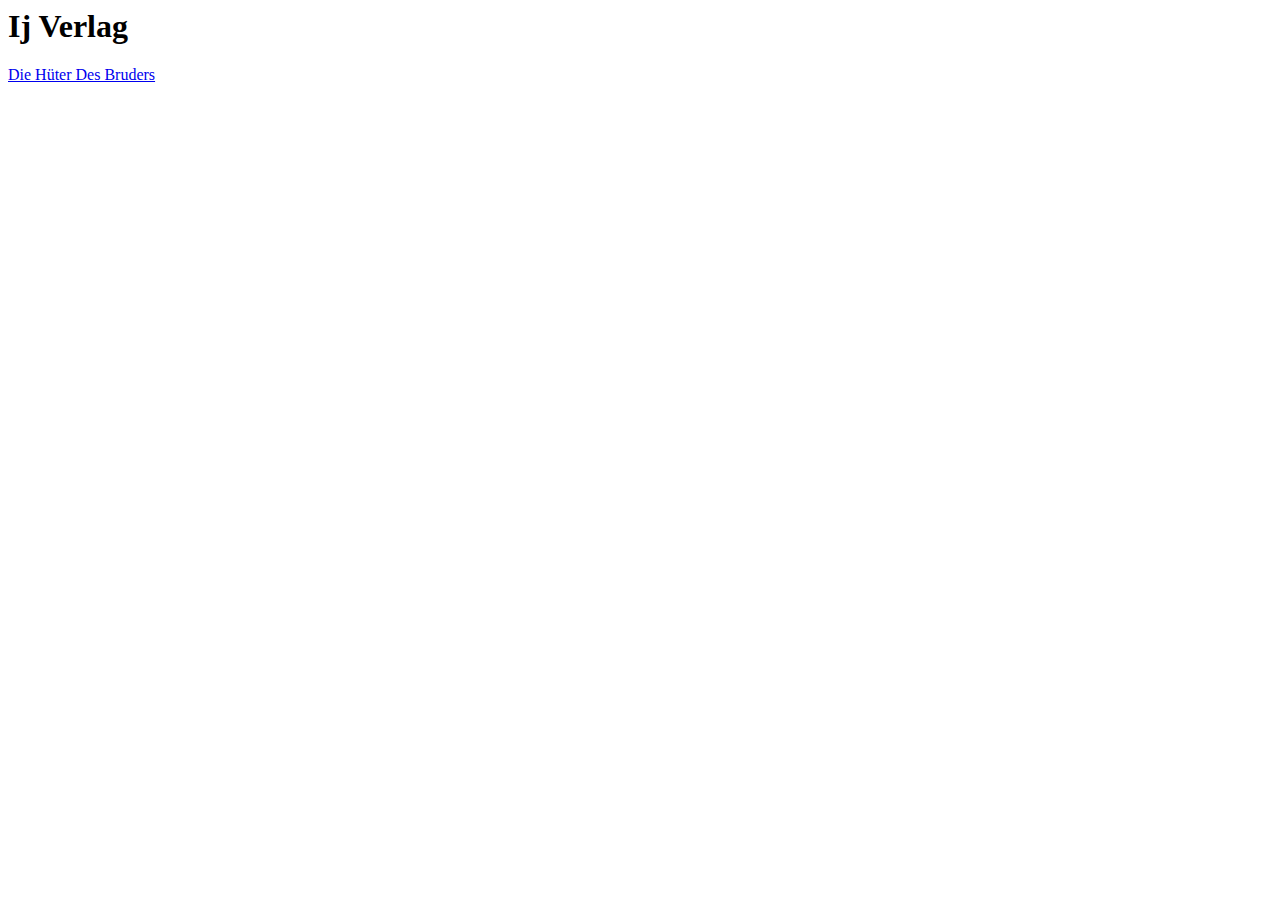
<file: index.html>
<html>
    <head>
        <title>
            Ij Verlag
        </title>
    </head>
    <body>
        <h1>Ij Verlag</h1>

        <p>
            <a href="./die-hueter-des-bruders/">Die Hüter Des Bruders</a>
        </p>
    </body>
</html>
</file>
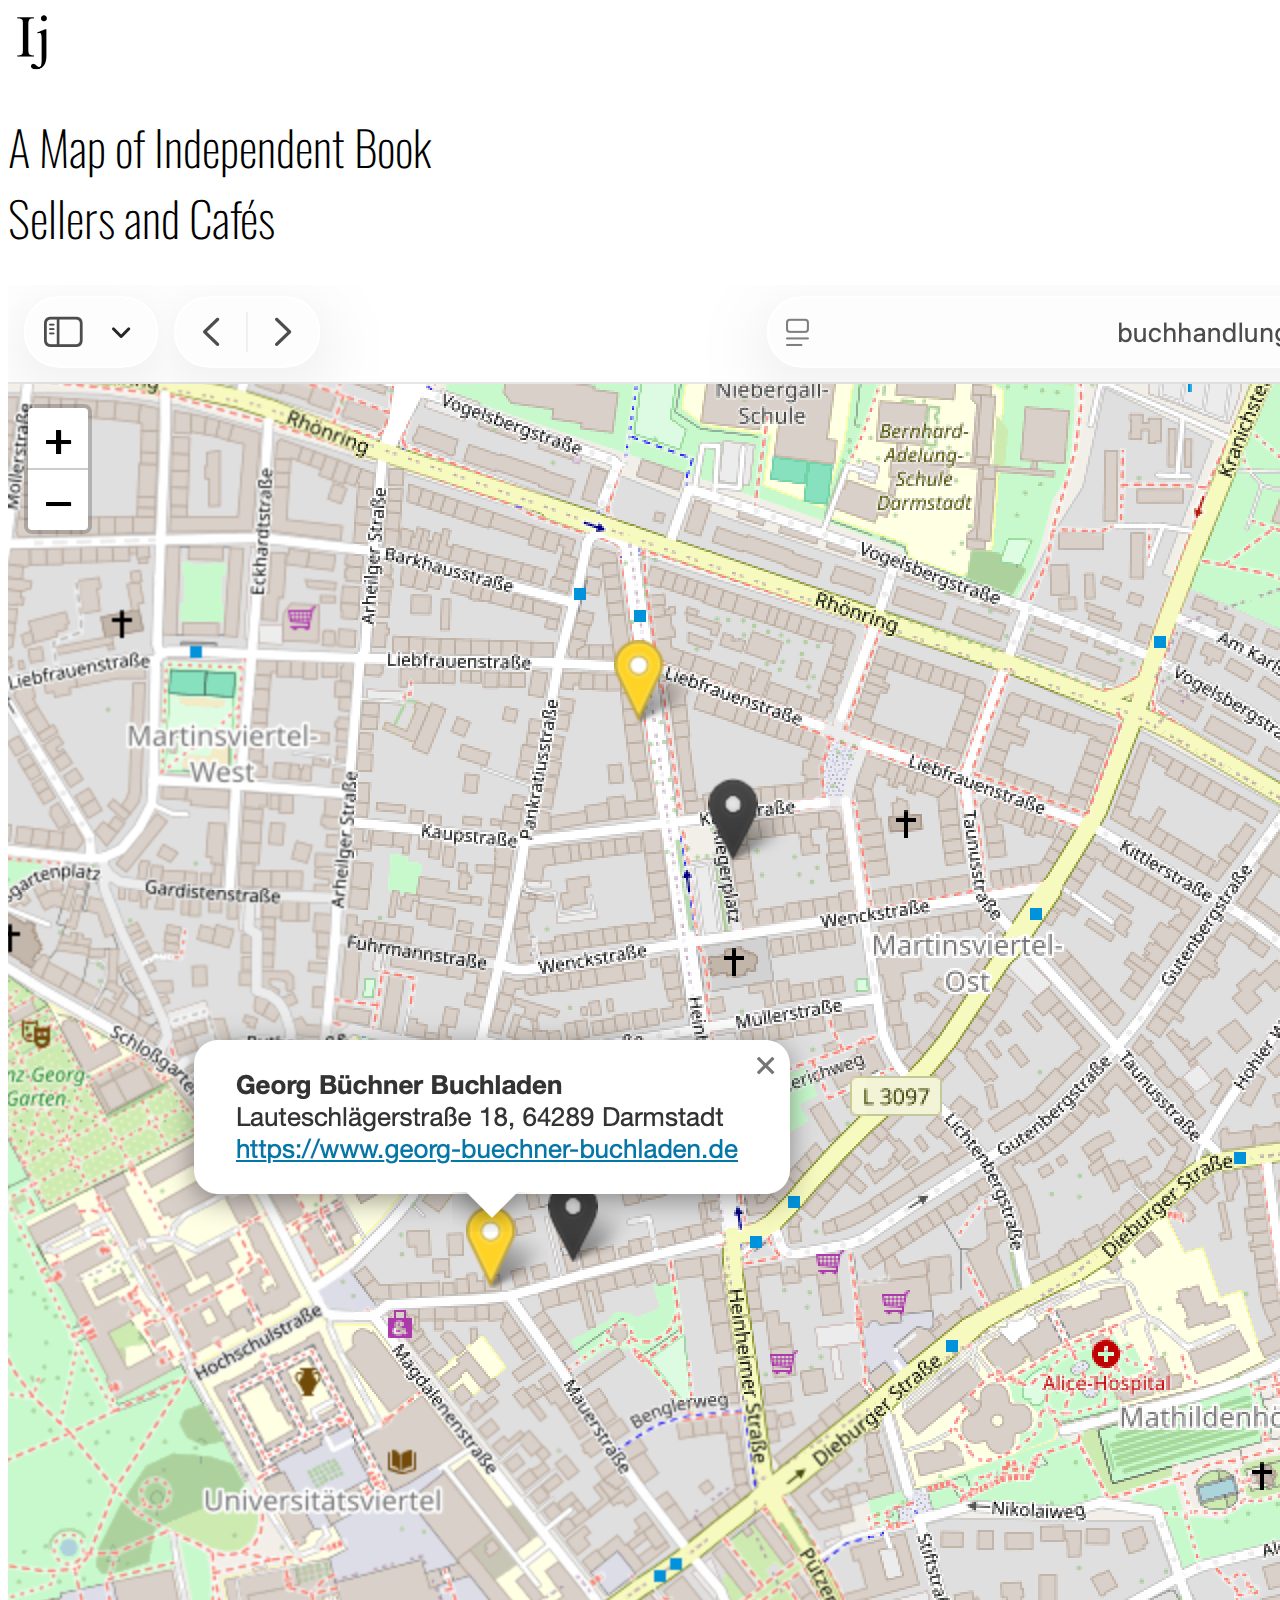
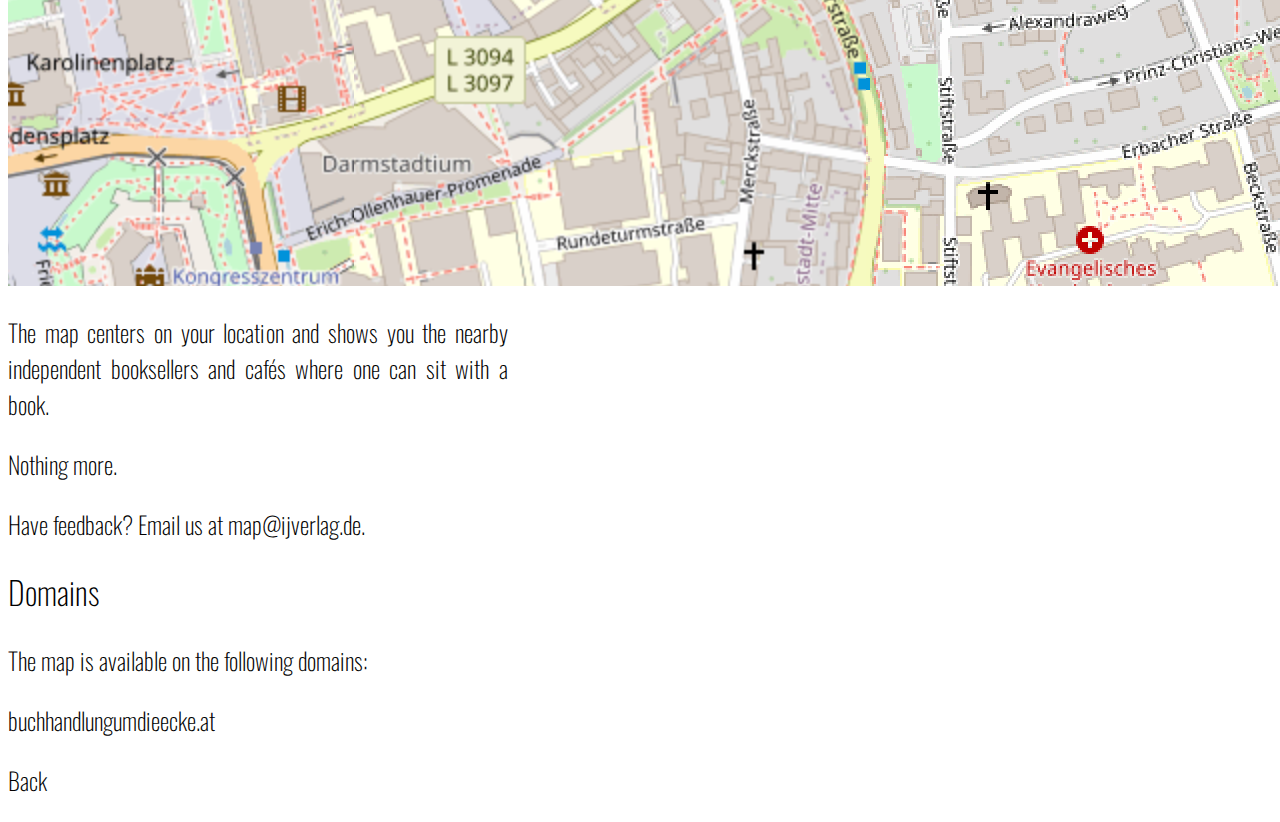
<file: a-map-of-independent-booksellers-and-cafes/index.html>
<!DOCTYPE html>
<html>
    
    <head>

        <title>
            A Map of Independent Book Sellers and Cafés | Ij Verlag
        </title>

        <meta charset="UTF-8">
        
        <link rel="stylesheet" href="../style.css">

    </head>

    <body>

        <a href="../index.html">

            <img src="../logo.jpeg" width="50"/>

        </a>

        <h1>
            A Map of Independent Book Sellers and Cafés
        </h1>
        
        <a href="map.png">
            
            <img class="image" src="map.png">

        </a>
        
        <p>

            The map centers on your location and shows you the nearby independent booksellers and cafés where one can sit with a book.
        
        </p>

        <p>

            Nothing more.

        </p>

        <p>

            Have feedback? Email us at <a href="mailto:map@ijverlag.de">map@ijverlag.de</a>.

        </p>

        <h2>

            Domains

        </h2>

        <p>

            The map is available on the following domains:

        </p>

        <p>
            
            <a href="https://buchhandlungumdieecke.at">

                buchhandlungumdieecke.at

            </a>

        </p>

        <p>

            <a href="../index.html">

                Back

            </a>

        </p>

    </body>

</html>
</file>
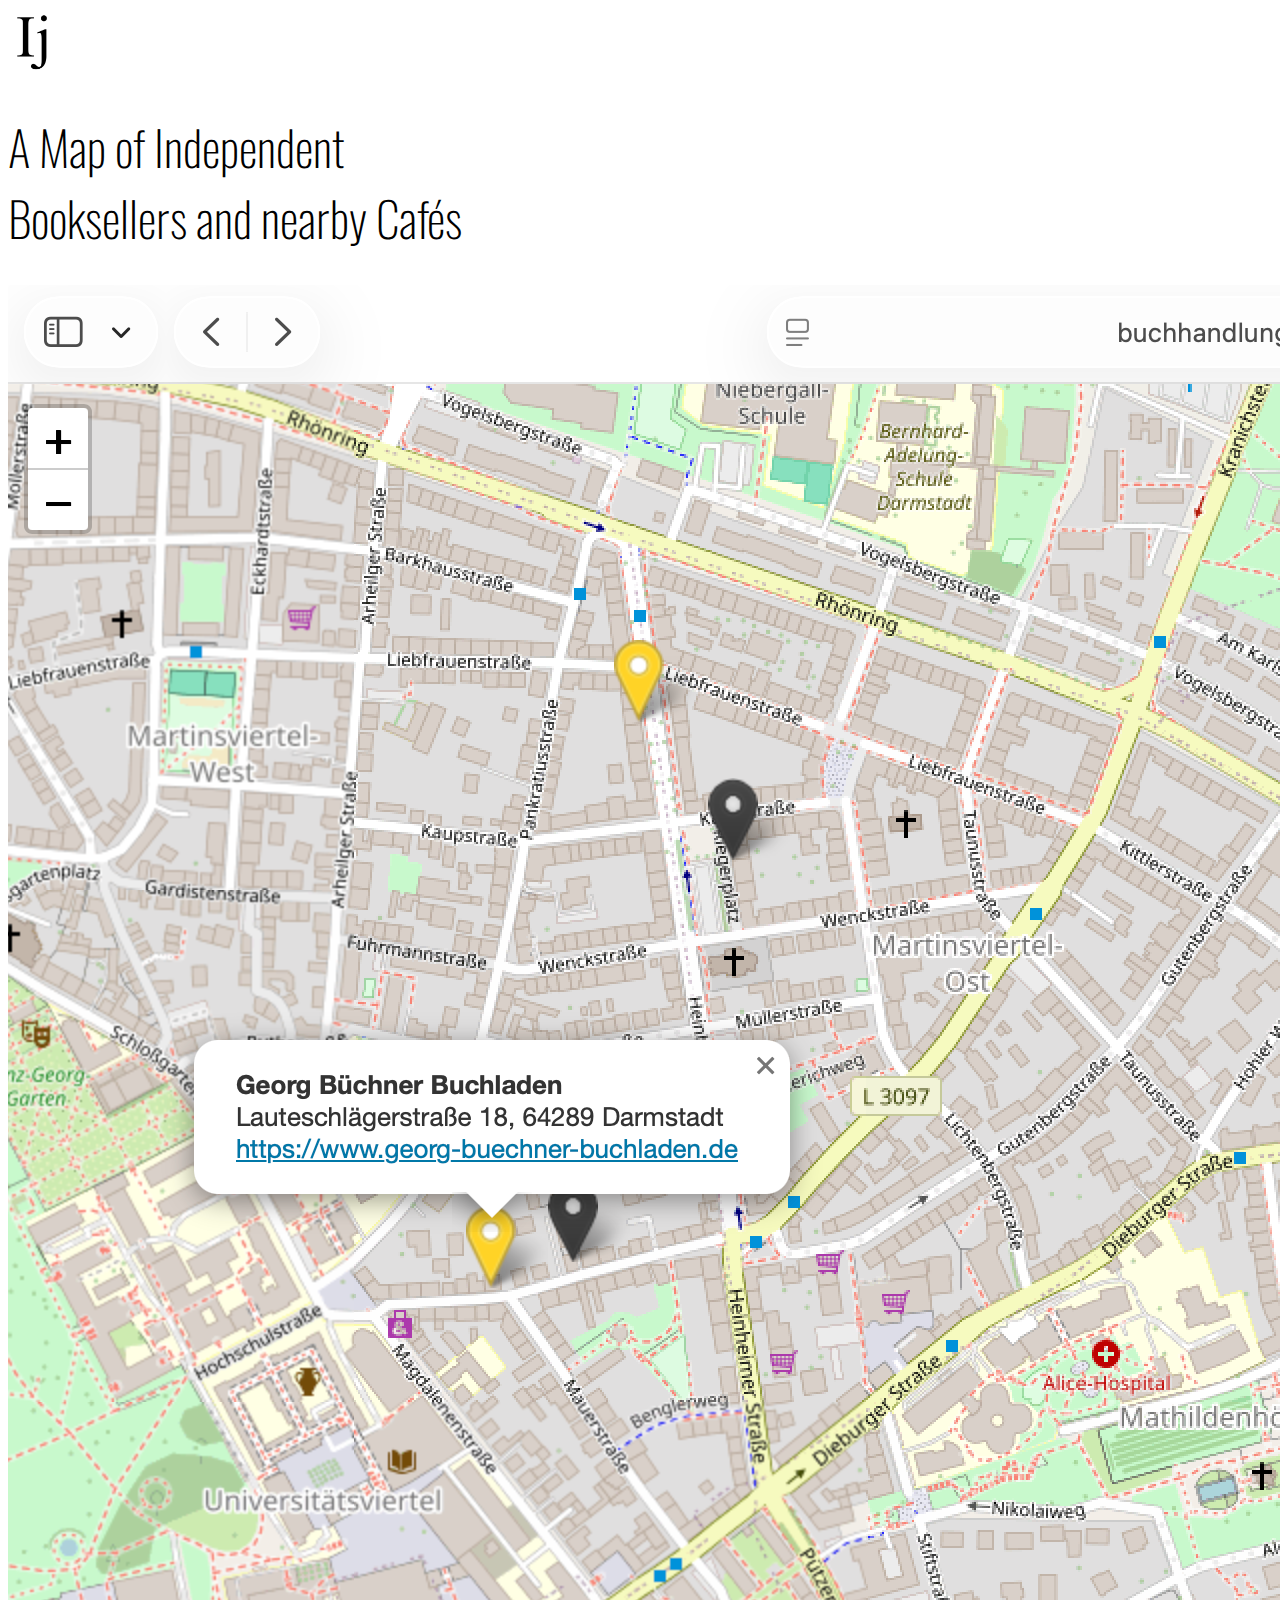
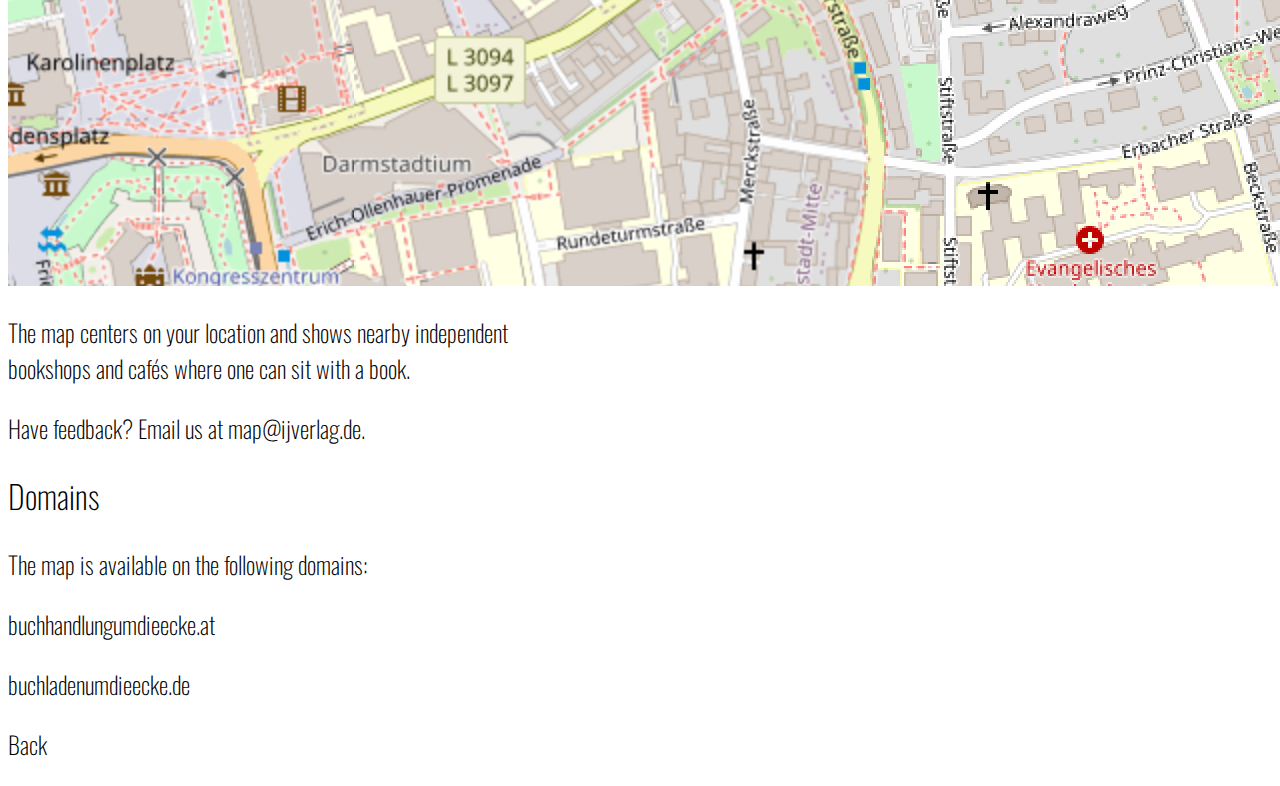
<file: a-map-of-independent-booksellers-and-nearby-cafes/index.html>
<!DOCTYPE html>
<html>
    
    <head>

        <title>
            A Map of Independent Booksellers and nearby Cafés | Ij Verlag
        </title>

        <meta charset="UTF-8">
        
        <link rel="stylesheet" href="../style.css">

    </head>

    <body>

        <a href="../index.html">

            <img src="../logo.jpeg" width="50"/>

        </a>

        <h1>
            A Map of Independent Booksellers and nearby Cafés
        </h1>
        
        <a href="map.png">
            
            <img class="image" src="map.png">

        </a>
        
        <p>

            The map centers on your location and shows nearby independent bookshops and cafés where one can sit with a book.
        
        </p>

        <p>

            Have feedback? Email us at <a href="mailto:map@ijverlag.de">map@ijverlag.de</a>.

        </p>

        <h2>

            Domains

        </h2>

        <p>

            The map is available on the following domains:

        </p>

        <p>
            
            <a href="https://buchhandlungumdieecke.at">

                buchhandlungumdieecke.at

            </a>

        </p>

        <p>
            
            <a href="https://buchladenumdieecke.de">

                buchladenumdieecke.de

            </a>

        </p>

        <p>

            <a href="../index.html">

                Back

            </a>

        </p>

    </body>

</html>
</file>
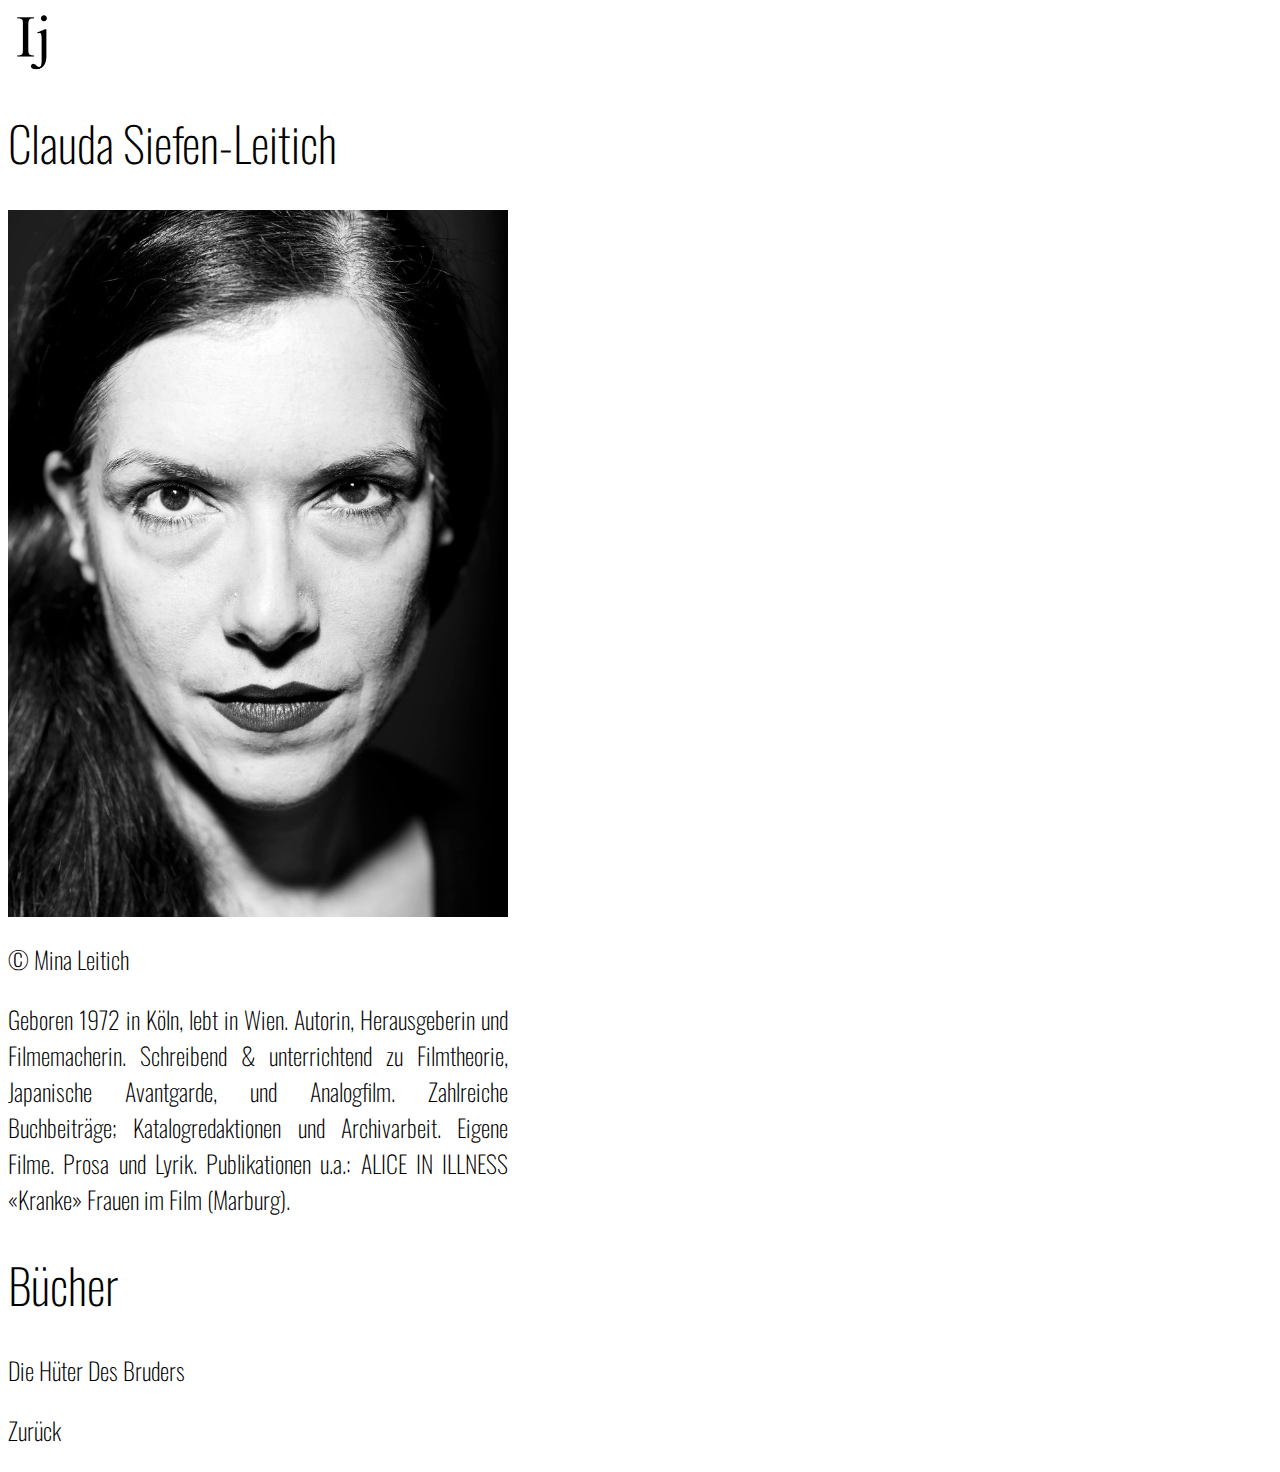
<file: clauda-siefen-leitich/index.html>
<html>
    
    <head>

        <title>
            Clauda Siefen-Leitich | Ij Verlag
        </title>
        
        <link rel="stylesheet" href="../style.css">

    </head>

    <body>

        <div>
            <a href="../index.html">
                <img src="../logo.jpeg" width="50"/>
            </a>
        </div>

        <h1>
            Clauda Siefen-Leitich
        </h1>
        
        <img src="claudia.jpg" width="500"/>

        <p>
            © Mina Leitich
        </p>
        
        <p>
            Geboren 1972 in Köln, lebt in Wien. Autorin, Herausgeberin und Filmemacherin. Schreibend & unterrichtend zu Filmtheorie, Japanische Avantgarde, und Analogfilm. Zahlreiche Buchbeiträge; Katalogredaktionen und Archivarbeit. Eigene Filme. Prosa und Lyrik. Publikationen u.a.: ALICE IN ILLNESS «Kranke» Frauen im Film (Marburg).
        </p>

        <h1>
            Bücher
        </h1>

        <p>
            <a href="../die-hueter-des-bruders/index.html">
                Die Hüter Des Bruders
            </a>
        </p>

        <p>
            <a href="../index.html">
                Zurück
            </a>
        </p>

    </body>

</html>
</file>
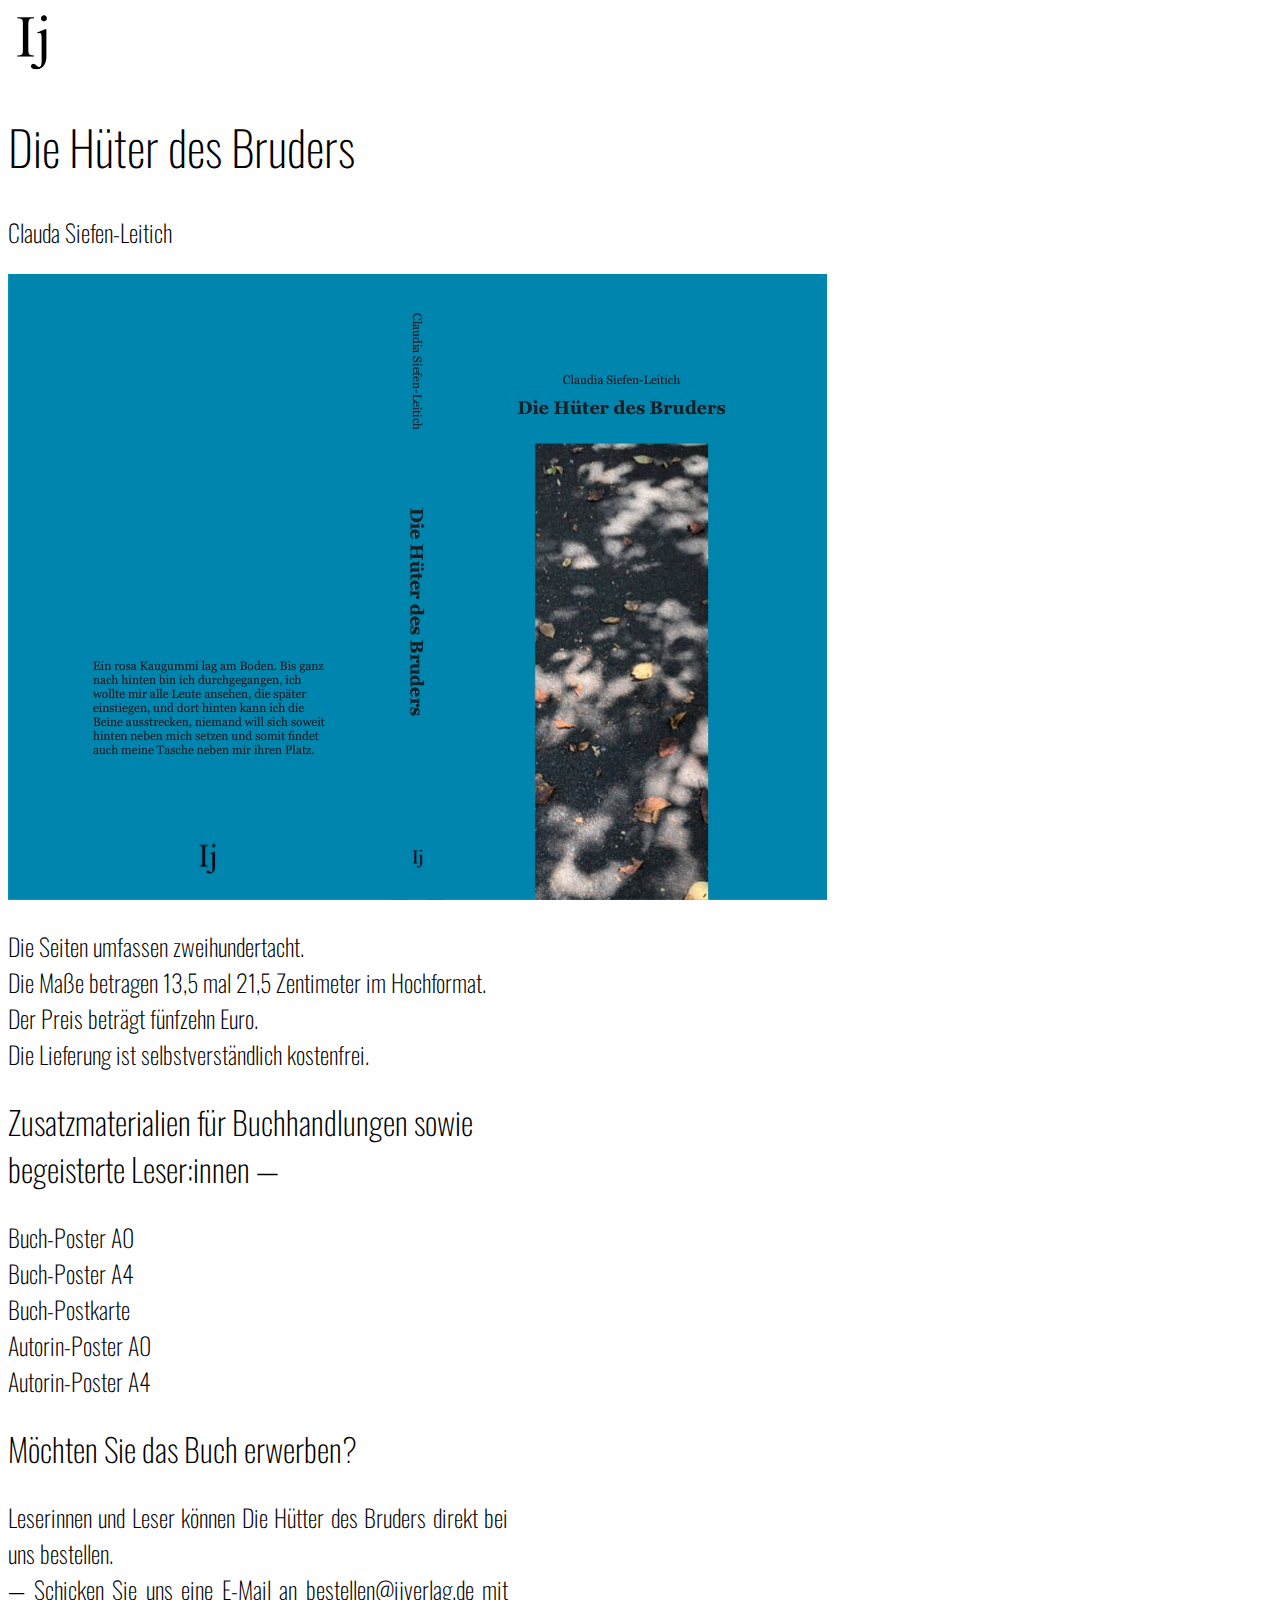
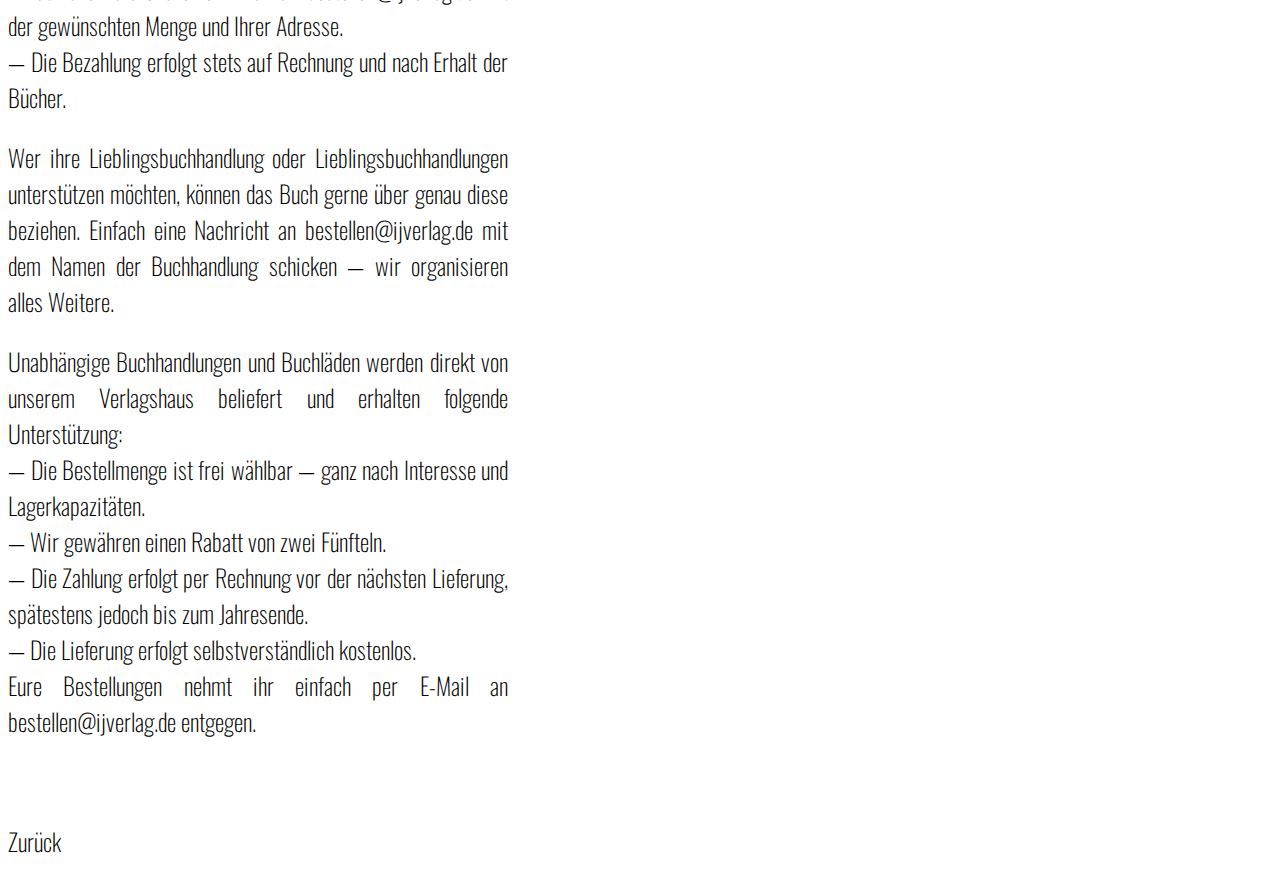
<file: die-hueter-des-bruders/index.html>
<!DOCTYPE html>
<html>

    <head>

        <title>
            Die Hüter des Bruders | Ij Verlag
        </title>

        <meta charset="UTF-8">
        
        <link rel="stylesheet" href="../style.css">

    </head>

    <body>

        <a href="../index.html">
            <img src="../logo.jpeg" width="50" alt="Ij Verlag Logo">
        </a>        

        <h1>

            Die Hüter des Bruders

        </h1>

        <p>

            <a href="../clauda-siefen-leitich/index.html">

                Clauda Siefen-Leitich

            </a>

        </p>
        
        <a href="./cover.jpg">

            <img class="image" src="cover.jpg" alt="Die Hüter des Bruders">
            
        </a>
        
        <p>

            Die Seiten umfassen zweihundertacht.<br>
            Die Maße betragen 13,5 mal 21,5 Zentimeter im Hochformat.<br>
            Der Preis beträgt fünfzehn Euro.<br>
            Die Lieferung ist selbstverständlich kostenfrei.

        </p>

        <h2>

            Zusatzmaterialien für Buchhandlungen sowie begeisterte Leser:innen &mdash;

        </h2>

        <p>
            Buch-Poster A0<br>
            Buch-Poster A4<br>
            Buch-Postkarte<br>
            Autorin-Poster A0<br>
            Autorin-Poster A4<br>
        </p>

        <h2>

            Möchten Sie das Buch erwerben?

        </h2>

        <p>
            Leserinnen und Leser können Die Hütter des Bruders direkt bei uns bestellen.<br>
            &mdash; Schicken Sie uns eine E-Mail an <a href="mailto:bestellen@ijverlag.de">bestellen@ijverlag.de</a>
            mit der gewünschten Menge und Ihrer Adresse.<br>
            &mdash; Die Bezahlung erfolgt stets auf Rechnung und nach Erhalt der Bücher.
        </p>

        <p>

            Wer ihre Lieblingsbuchhandlung oder Lieblingsbuchhandlungen unterstützen möchten,
            können das Buch gerne über genau diese beziehen.
            Einfach eine Nachricht an <a href="mailto:bestellen@ijverlag.de">bestellen@ijverlag.de</a>
            mit dem Namen der Buchhandlung schicken &mdash; wir organisieren alles Weitere.

        </p>

        <p> 
            Unabhängige Buchhandlungen und Buchläden werden direkt von unserem Verlagshaus beliefert und erhalten folgende Unterstützung:<br>
            &mdash; Die Bestellmenge ist frei wählbar &mdash; ganz nach Interesse und Lagerkapazitäten.<br>
            &mdash; Wir gewähren einen Rabatt von zwei Fünfteln.<br>
            &mdash; Die Zahlung erfolgt per Rechnung vor der nächsten Lieferung, spätestens jedoch bis zum Jahresende.<br>
            &mdash; Die Lieferung erfolgt selbstverständlich kostenlos.<br>
            Eure Bestellungen nehmt ihr einfach per E-Mail an <a href="mailto:bestellen@ijverlag.de">bestellen@ijverlag.de</a> entgegen.
        </p>

        <p>

            &nbsp;

        </p>

        <p>

            <a href="../index.html">

                Zurück

            </a>

        </p>

    </body>

</html>
</file>
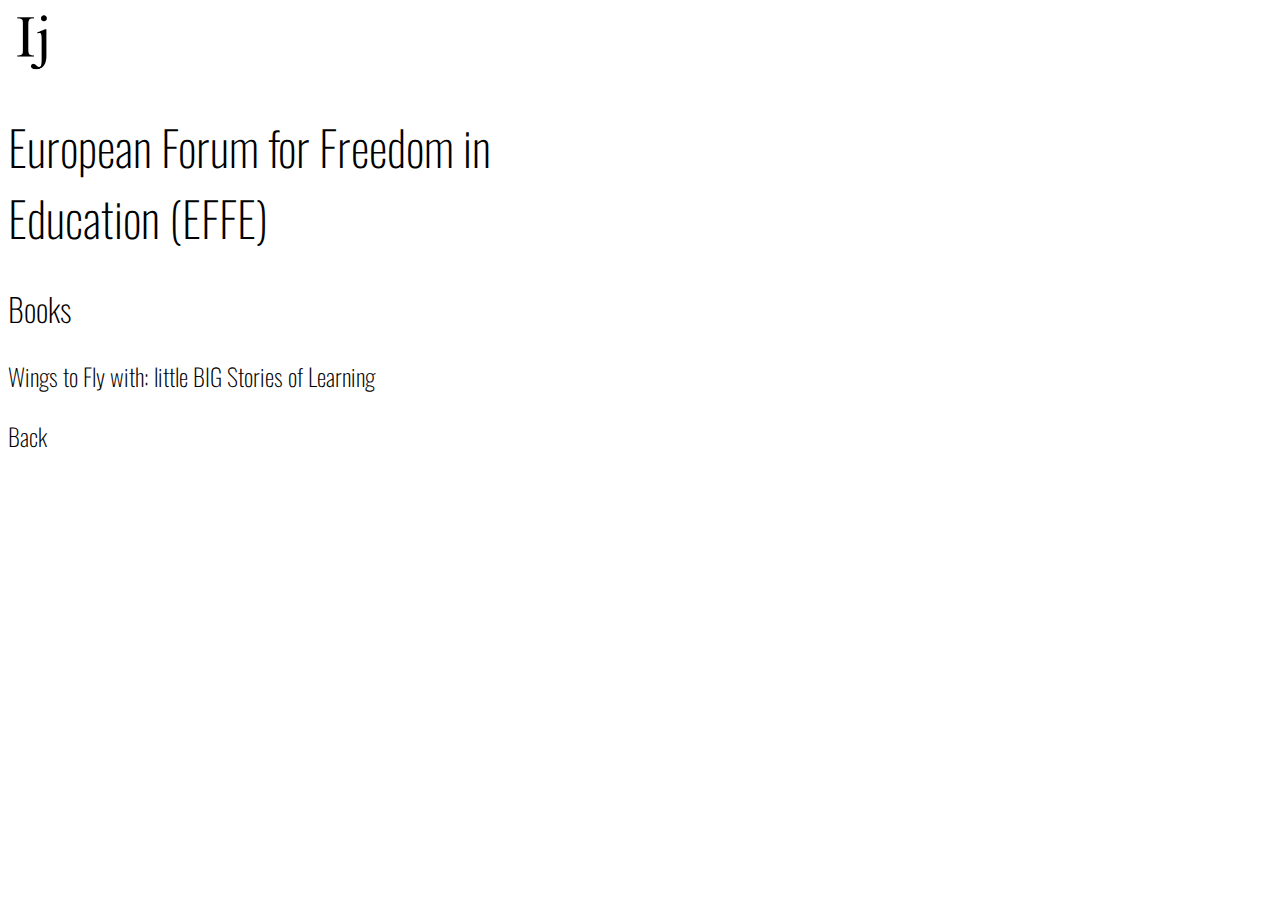
<file: european-forum-for-freedom-in-education/index.html>
<!DOCTYPE html>
<html>
    
    <head>

        <title>
            European Forum for Freedom in Education | Ij Verlag
        </title>

        <meta charset="UTF-8">
        
        <link rel="stylesheet" href="../style.css">

    </head>

    <body>

        <a href="../index.html">
            <img src="../logo.jpeg" width="50"/>
        </a>

        <h1>
            European Forum for Freedom in Education (EFFE)
        </h1>
        
        <h2>
            Books
        </h2>

        <p>
            <a href="../wings-to-fly-with/index.html">
                Wings to Fly with: little BIG Stories of Learning
            </a>
        </p>

        <p>
            <a href="../index.html">
                Back
            </a>
        </p>

    </body>

</html>
</file>
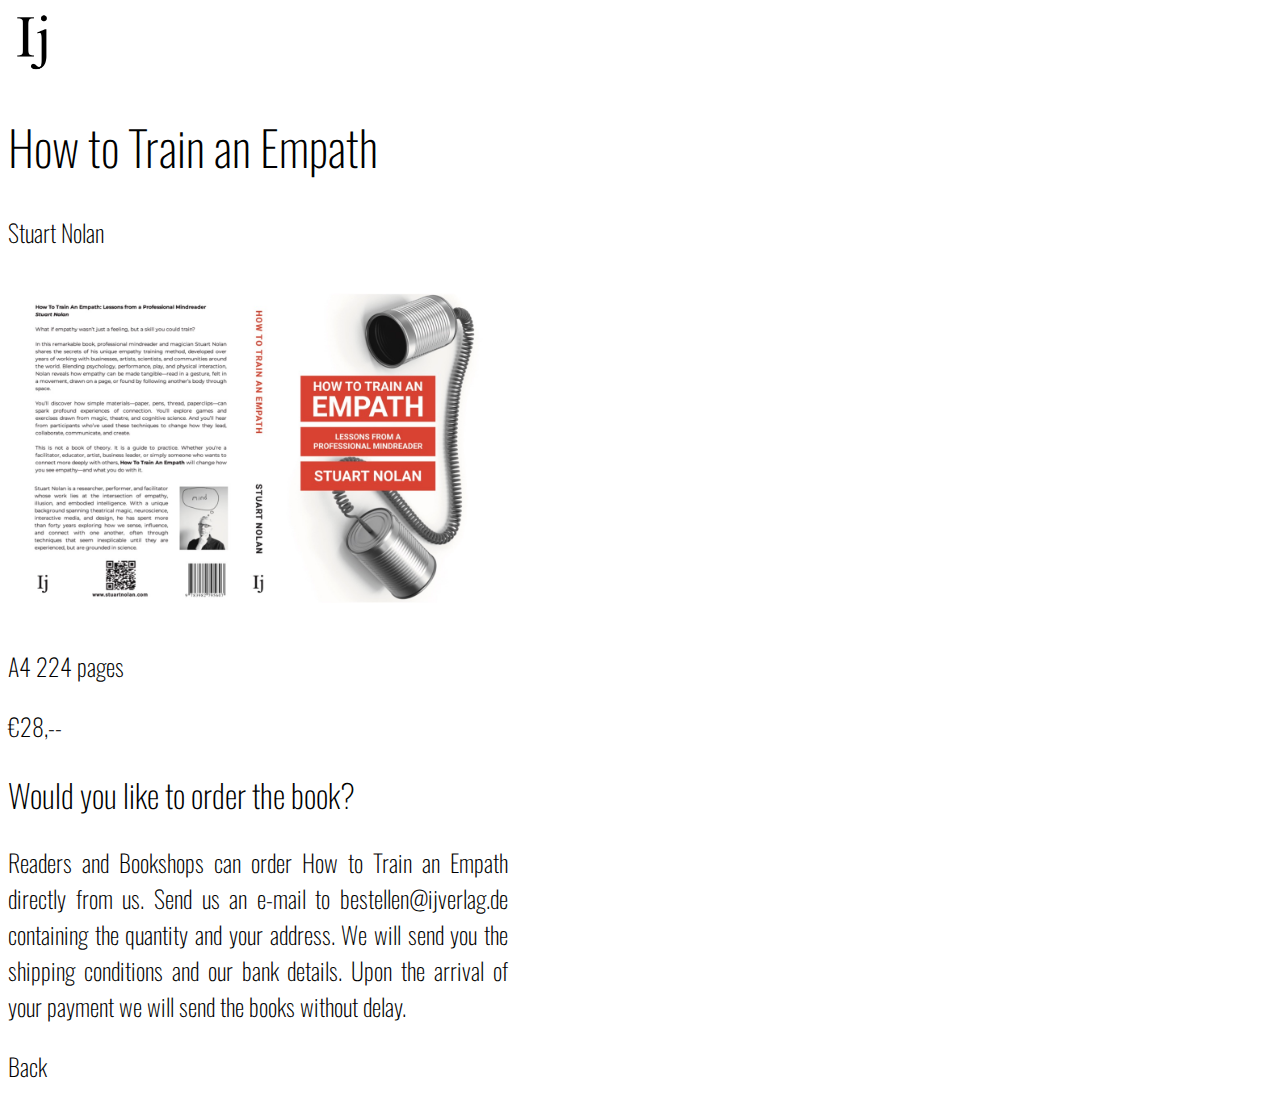
<file: how-to-train-an-empath/index.html>
<!DOCTYPE html>
<html>
    <head>

        <title>
            How to Train and Empath | Ij Verlag
        </title>

        <meta charset="UTF-8">
        
        <link rel="stylesheet" href="../style.css">

    </head>
    <body>

        <a href="../index.html">
            <img src="../logo.jpeg" width="50"/>
        </a>

        <h1>
            How to Train an Empath
        </h1>

        <p>
            <a href="../stuart-nolan/index.html">
                Stuart Nolan
            </a>
        </p> 

        <a href="./cover.jpg">
        
            <img src="cover.jpg" width="500"/>
            
        </a>

        <p>
            A4 224 pages
        </p>


        <p>
            €28,--
        </p>

        <h2>
            Would you like to order the book?
        </h2>

        <p>
            Readers and Bookshops can order How to Train an Empath directly from us. Send us an e-mail to <a href="mailto:bestellen@ijverlag.de">bestellen@ijverlag.de</a> containing the quantity and your address. We will send you the shipping conditions and our bank details. Upon the arrival of your payment we will send the books without delay.
        </p>

        <p>
            <a href="../index.html">
                Back
            </a>
        </p>

    </body>
</html>
</file>
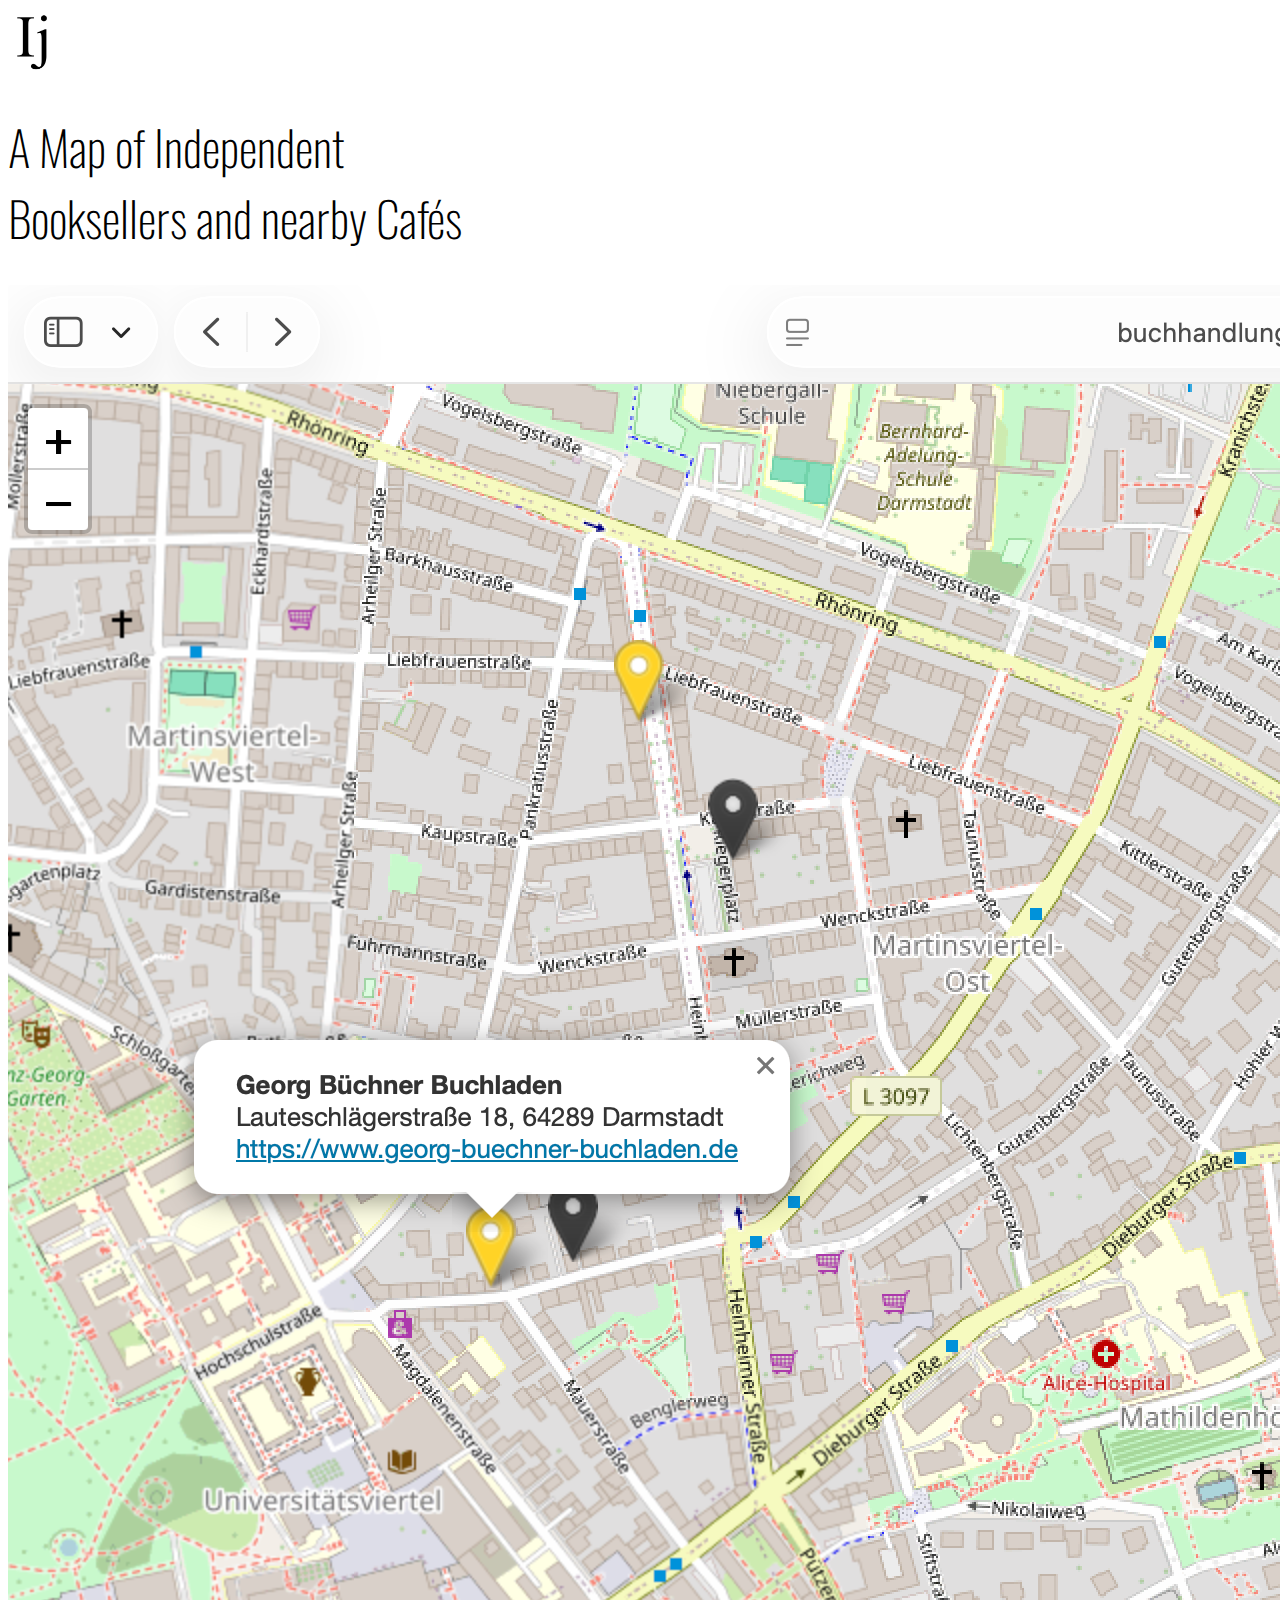
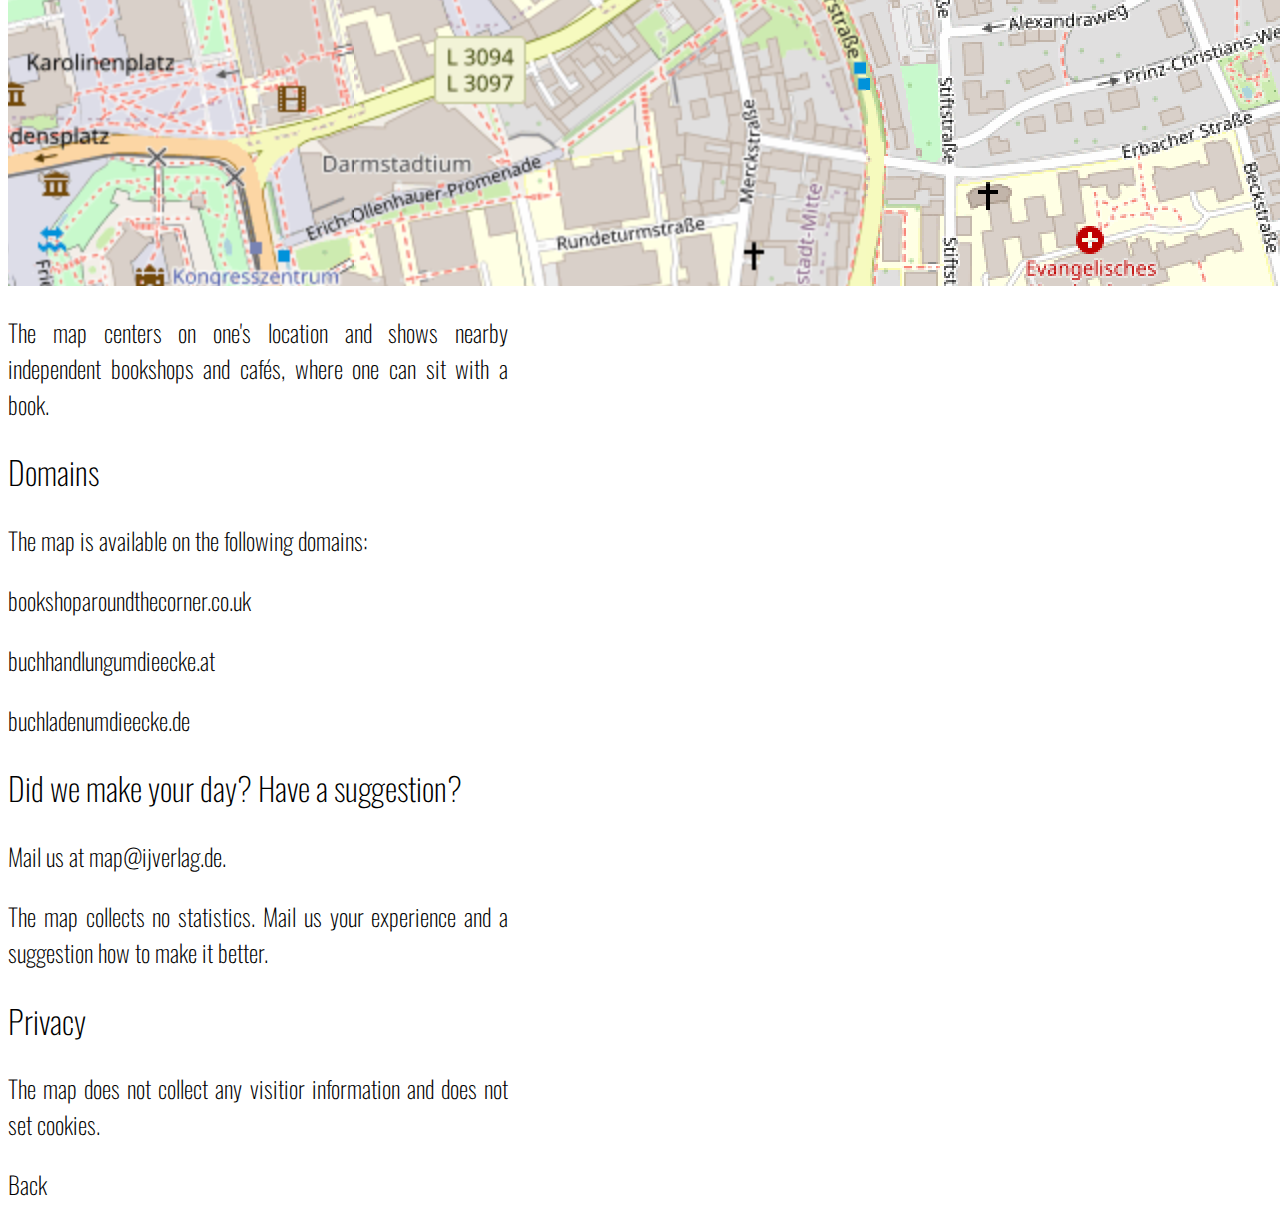
<file: map/index.html>
<!DOCTYPE html>
<html>
    
    <head>

        <title>
            A Map of Independent Booksellers and nearby Cafés | Ij Verlag
        </title>

        <meta charset="UTF-8">
        
        <link rel="stylesheet" href="../style.css">

    </head>

    <body>

        <a href="../index.html">

            <img src="../logo.jpeg" width="50"/>

        </a>

        <h1>
            A Map of Independent Booksellers and nearby Cafés
        </h1>
        
        <a href="map.png">
            
            <img class="image" src="map.png">

        </a>
        
        <p>

            The map centers on one's location and shows nearby independent bookshops and cafés, where one can sit with a book.
        
        </p>

        <h2>

            Domains

        </h2>

        <p>

            The map is available on the following domains:

        </p>

        <p>
            
            <a href="https://bookshoparoundthecorner.co.uk">

                bookshoparoundthecorner.co.uk

            </a>

        </p>

        <p>
            
            <a href="https://buchhandlungumdieecke.at">

                buchhandlungumdieecke.at

            </a>

        </p>

        <p>
            
            <a href="https://buchladenumdieecke.de">

                buchladenumdieecke.de

            </a>

        </p>

        <h2>

            Did we make your day? Have a suggestion?

        </h2>

        <p>

            Mail us at <a href="mailto:map@ijverlag.de">map@ijverlag.de</a>.

        </p>

        <p>

            The map collects no statistics. Mail us your experience and a suggestion how to make it better.

        </p>


        <h2>

            Privacy

        </h2>

        <p>

            The map does not collect any visitior information and does not set cookies.

        </p>

        <p>

            <a href="../index.html">

                Back

            </a>

        </p>

    </body>

</html>
</file>
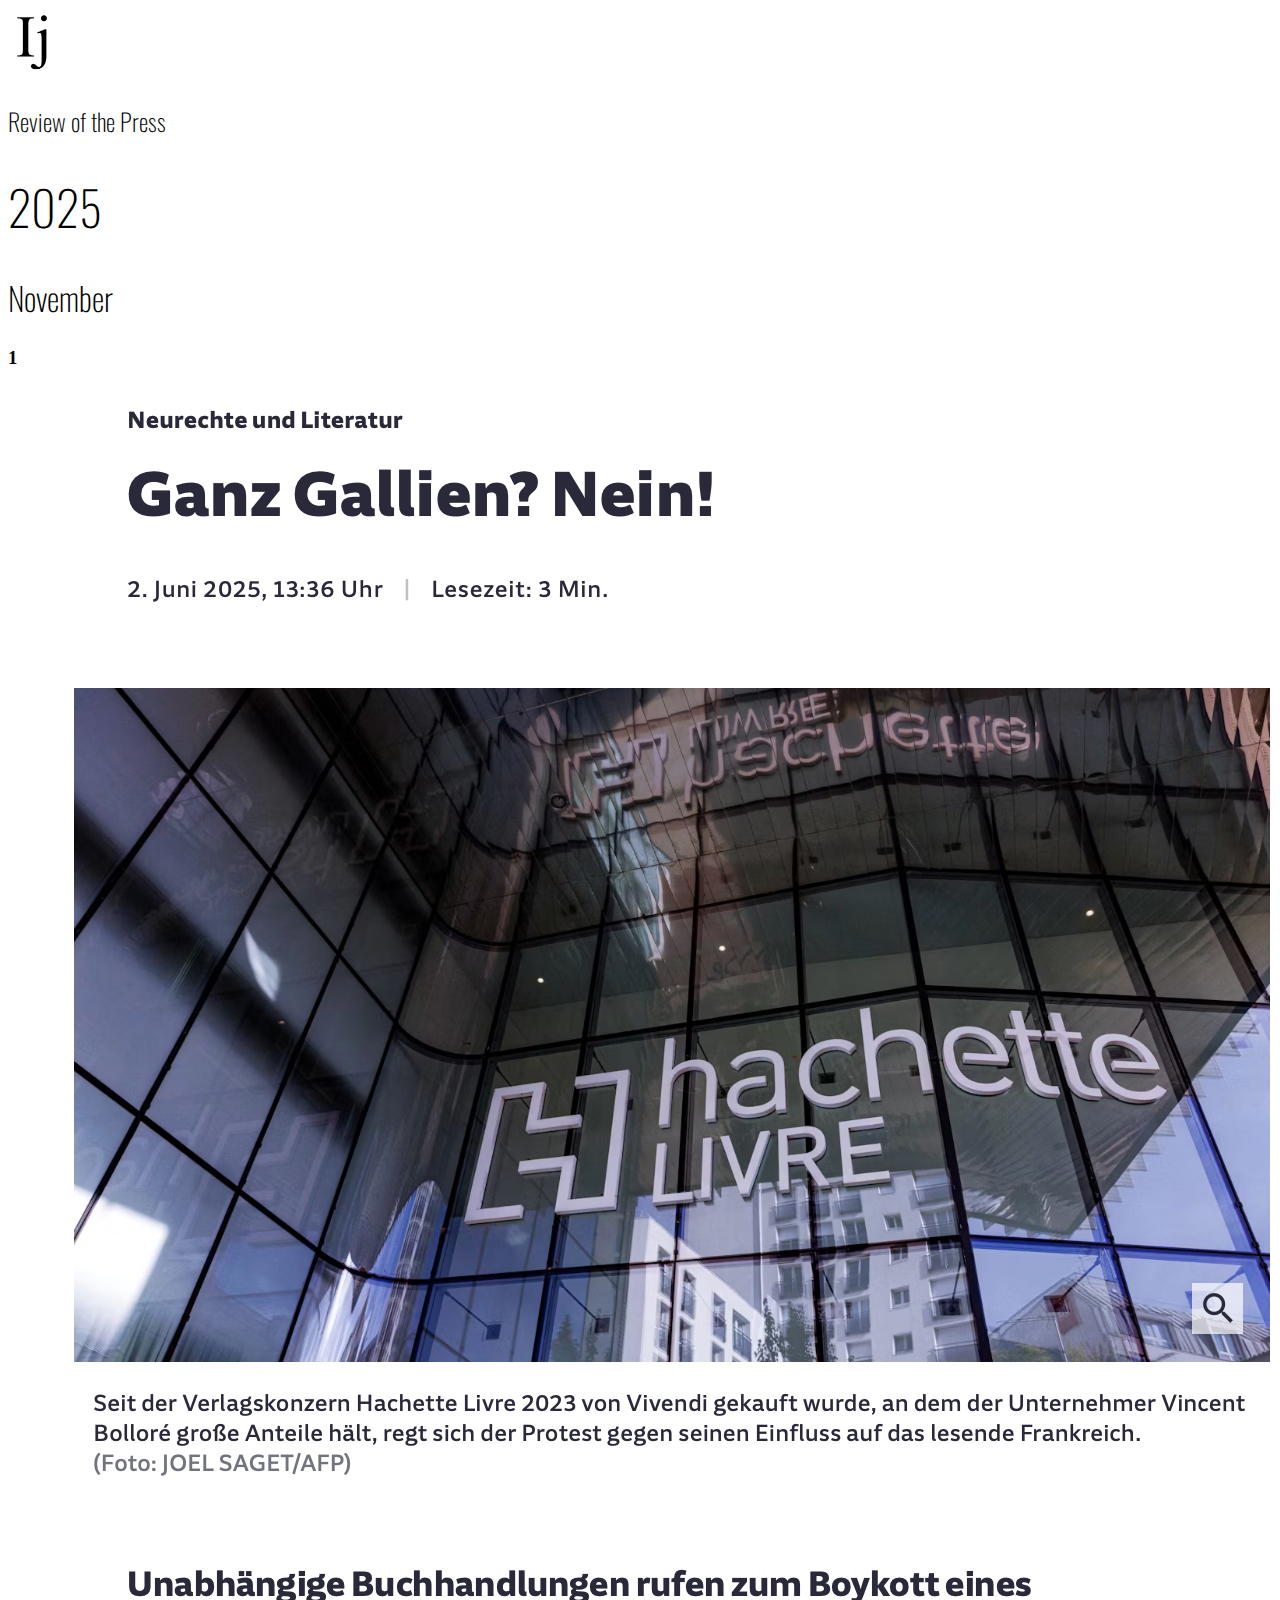
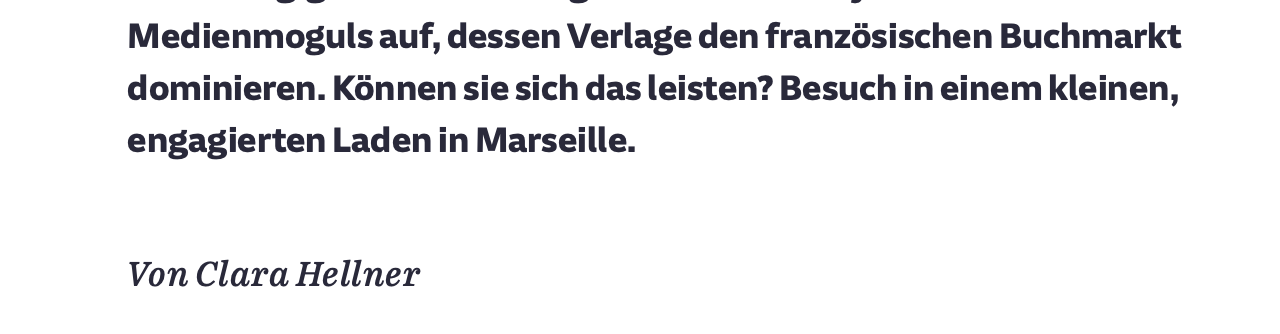
<file: reivew-of-the-press/index.html>
<!DOCTYPE html>
<html>
    <head>

        <title>

            Review of the Press | Ij Verlag

        </title>

        <meta charset="UTF-8">
        
        <link rel="stylesheet" href="../style.css">

        <link rel="icon" type="image/png" href="./favicon.ico">

    </head>
    <body>

        <a class="logo" href="../index.html">

            <img src="../logo.jpeg" width="50"/>

        </a>

        <p class="subtitle">

            Review of the Press

        </p>

        <h1>

            2025

        </h1>

        <h2>

            November

        </h2>

        <h3>

            1

        </h3>

        <a href="https://www.sueddeutsche.de/kultur/frankreich-buchhandel-boykotte-bollore-hachette-li.3249452">

            <img class="image" src="./2025-11-01-21-11-46.png" />

        </a>

    </body>
</html>
</file>
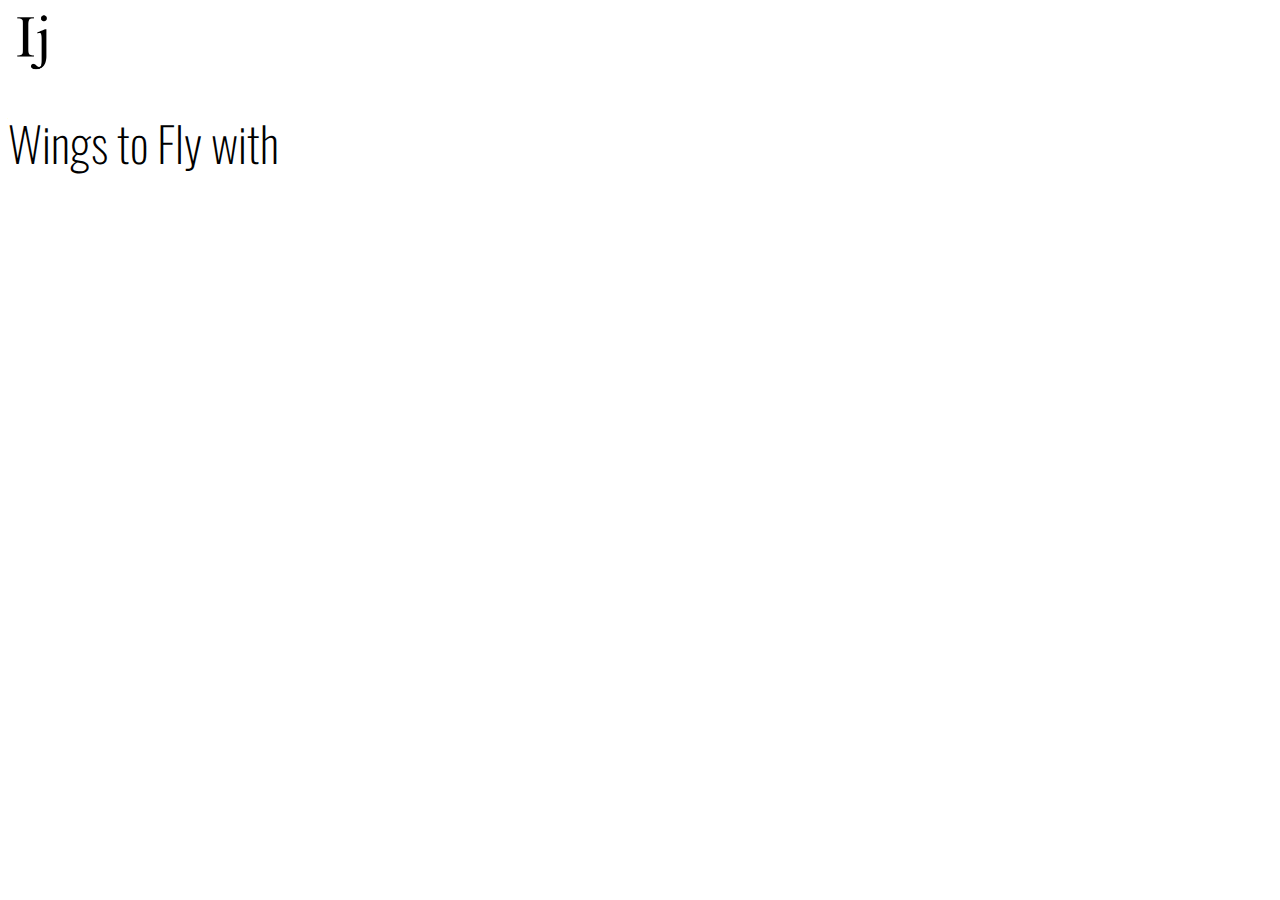
<file: wings-to-fly-with/index.html>
<html>
    <head>

        <title>
            Wings to Fly with | Ij Verlag
        </title>
        
        <link rel="stylesheet" href="../style.css">

    </head>
    <body>

        <div>
            <a href="../index.html">
                <img src="../logo.jpeg" width="50"/>
            </a>
        </div>

        <h1>
            Wings to Fly with
        </h1>

    </body>
</html>
</file>
<file: style.css>
/* Google Fonts
 */
@import url('https://fonts.googleapis.com/css2?family=Oswald:wght@200..700&display=swap');
@import url('https://fonts.googleapis.com/css2?family=Josefin+Sans:ital,wght@0,100..700;1,100..700&display=swap');

body
{
  max-width: 500px;
}

h1
{
  font-family: "Oswald", sans-serif;
  font-weight: 200;
  font-style: normal;
  font-size: 3rem;
}

img.image
{
  width: 500;
}

h2
{
  font-family: "Oswald", sans-serif;
  font-weight: 200;
  font-style: normal;
  font-size: 2rem;
}

p
{
  font-family: "Oswald", sans-serif;
  font-weight: 200;
  font-style: normal;
  font-size: 1.5rem;
  text-align: justify;
}

a
{
  color: inherit;
  text-decoration: none;
} 

a:hover
{
  color: orange;
}
</file>
